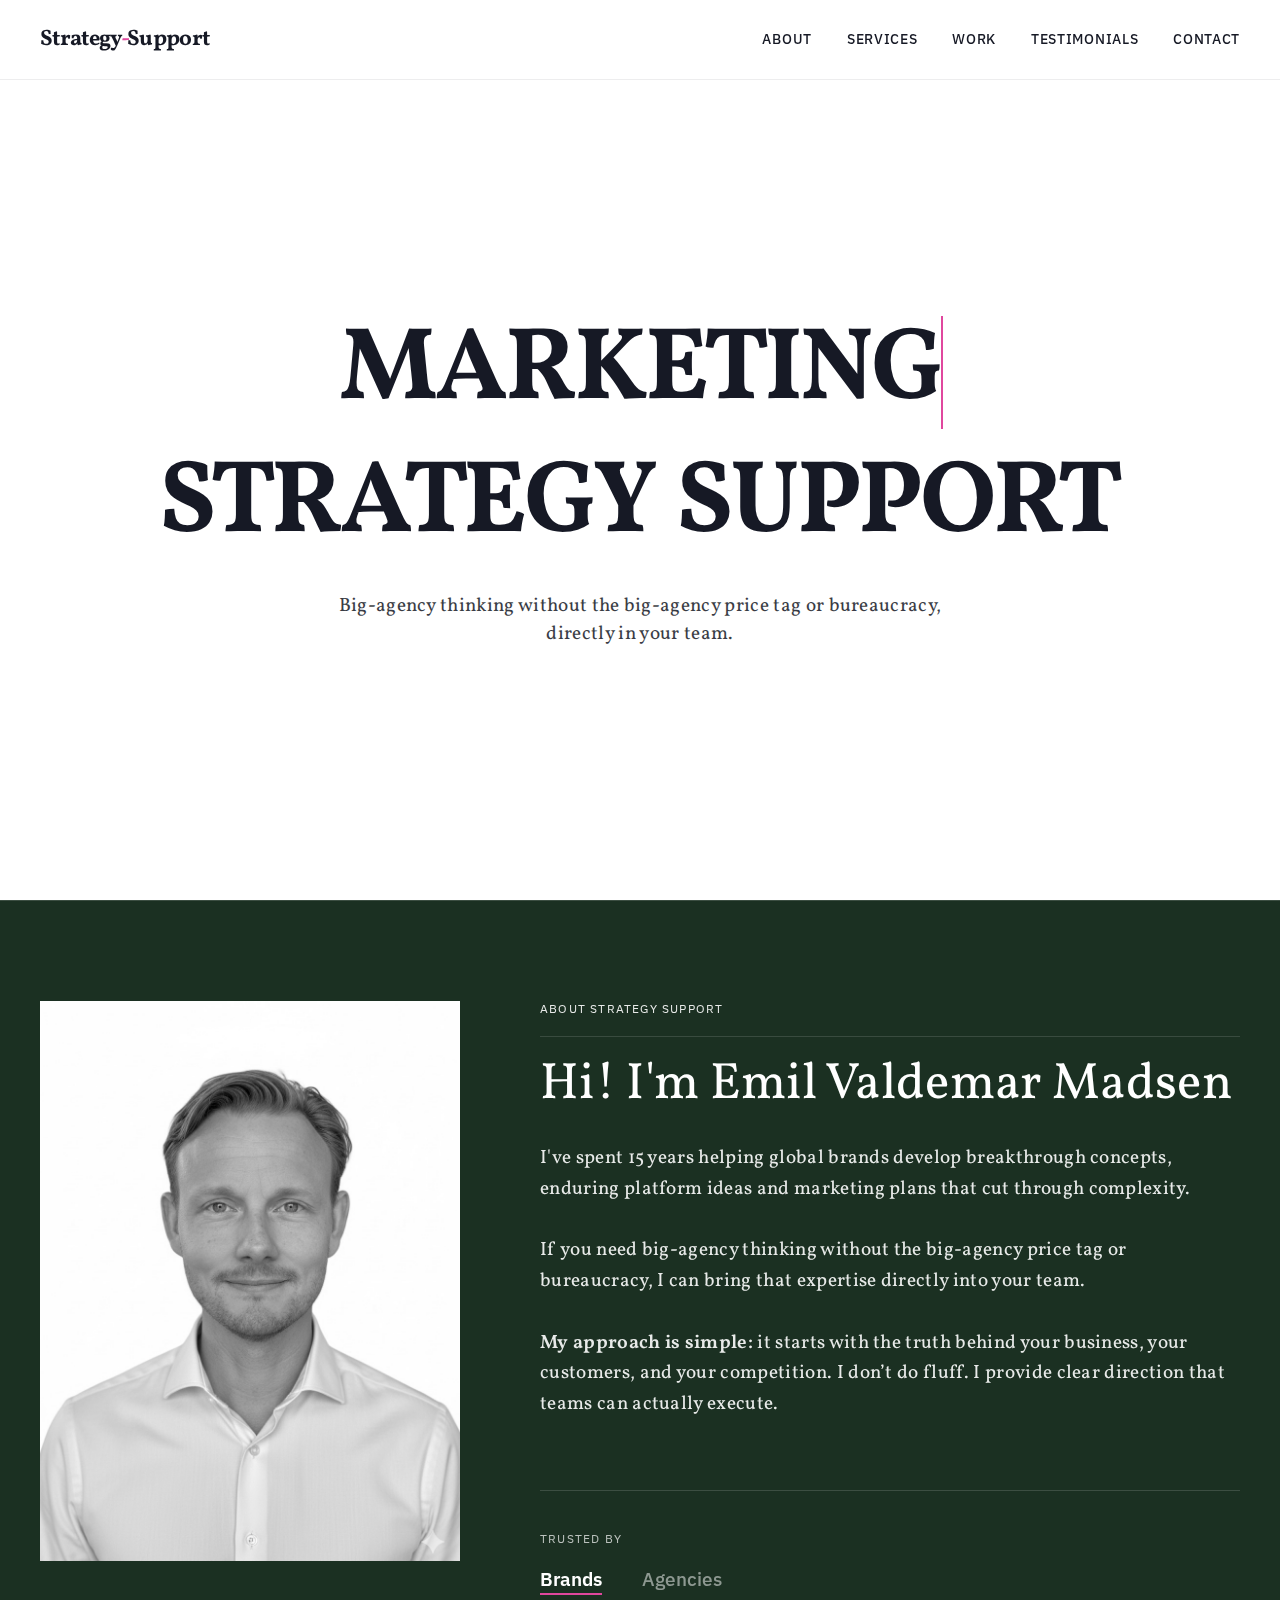
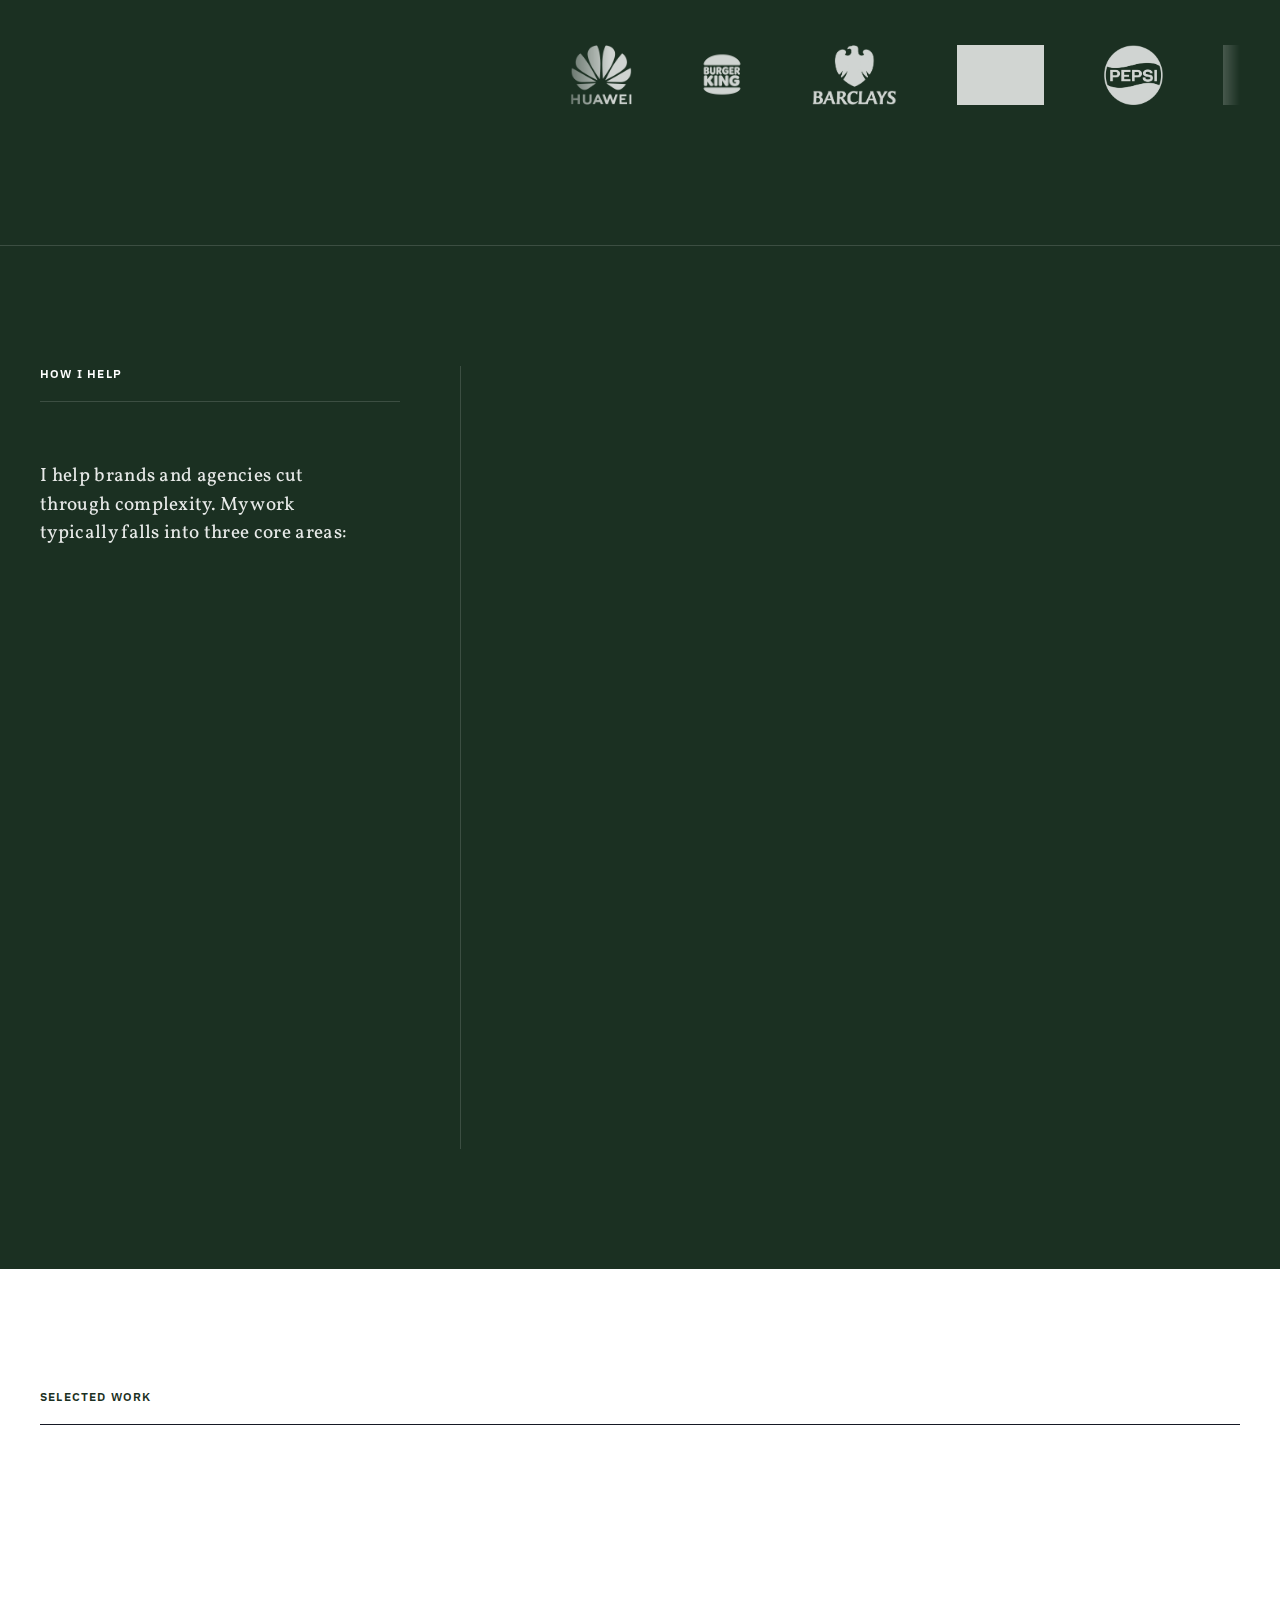
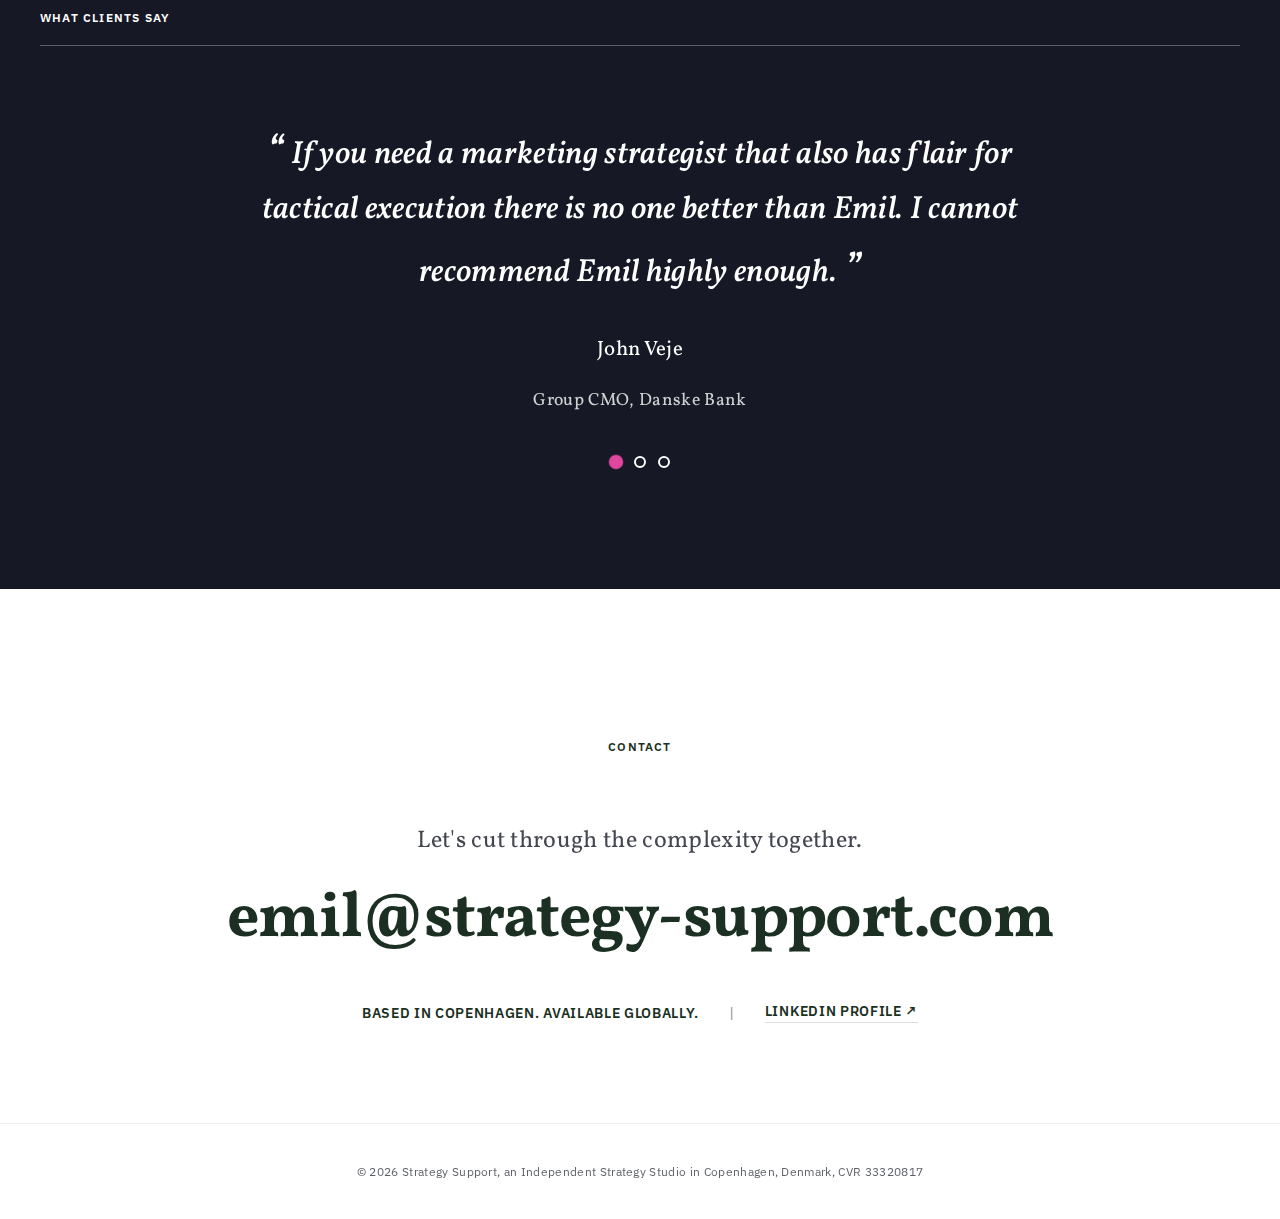
<file: index.html>
<!DOCTYPE html>
<html lang="en">
<head>
  <meta charset="UTF-8" />
  <meta name="viewport" content="width=device-width, initial-scale=1.0" />
  
  <title>Freelance Brand & Marketing Strategist | Emil Valdemar Madsen | Denmark, Travel & Remote</title>
  
  <meta name="description" content="Copenhagen-based, London-trained strategist. I help brands, agencies and in-house teams with strategy & planning. DK / UK / Global experience.">
  
  <!-- Standard Favicons -->
  <link rel="icon" type="image/png" href="assets/favicon-96x96.png" sizes="96x96" />
  <link rel="icon" type="image/svg+xml" href="assets/favicon.svg" />
  <link rel="shortcut icon" href="assets/favicon.ico" />
  <link rel="apple-touch-icon" sizes="180x180" href="assets/apple-touch-icon.png" />
  <link rel="manifest" href="assets/site.webmanifest" />
  
  <!-- Google Search Results Icon -->
  <link rel="icon" type="image/png" sizes="192x192" href="assets/web-app-manifest-192x192.png">

  <!-- FONTS: Vollkorn (Voice) + IBM Plex Sans (System) -->
  <link rel="preconnect" href="https://fonts.googleapis.com">
  <link rel="preconnect" href="https://fonts.gstatic.com" crossorigin>
  <link href="https://fonts.googleapis.com/css2?family=IBM+Plex+Sans:wght@400;500;600&family=Vollkorn:ital,wght@0,400;0,500;0,600;0,700;1,400;1,600;1,700&display=swap" rel="stylesheet">
  
  <style>
  
    :root {
      /* --- TYPOGRAPHY SYSTEM --- */
      --font-voice: 'Vollkorn', serif;      
      --font-system: 'IBM Plex Sans', sans-serif; 

      /* --- PALETTE --- */
      --bg-cream: #FFFFFF;
      --bg-dark-green: #1B3022; 
      --text-carbon: #161925;
      --accent-green: #1B3022;
      --accent-pink: #E0479E;
      
      /* --- LINES --- */
      --line-light: rgba(22, 25, 37, 0.08);
      --line-strong: rgba(22, 25, 37, 0.15);
      --line-on-dark: rgba(255, 255, 255, 0.15);
    }

    * {
      margin: 0;
      padding: 0;
      box-sizing: border-box;
    }

    html, body {
      width: 100%;
      min-height: 100%;
      font-family: var(--font-voice);
      letter-spacing: 0.02em;
      background: var(--bg-cream);
      color: var(--text-carbon);
      scroll-behavior: smooth;
      -webkit-font-smoothing: antialiased;
      scroll-padding-top: 85px;
    }

    main {
      width: 100%;
    }

    /* --- NAVIGATION --- */
    .sticky-nav {
      position: fixed;
      top: 0;
      left: 0;
      width: 100%;
      height: 80px;
      padding: 0 40px;
      display: flex;
      justify-content: space-between;
      align-items: center;
      z-index: 1000;
      background: rgba(255, 255, 255, 0.95);
      backdrop-filter: blur(12px);
      -webkit-backdrop-filter: blur(12px);
      border-bottom: 1px solid var(--line-light);
      color: var(--text-carbon);
      transition: all 0.3s ease;
    }

    .nav-logo { 
      font-family: var(--font-voice);
      font-weight: 700; 
      letter-spacing: -0.03em; 
      font-size: 1.4rem;
      cursor: pointer;
      z-index: 1001;
      color: var(--text-carbon);
    }

    .pink-dash {
      color: var(--accent-pink);
      font-weight: 700;
      margin: 0 -2px;
      transition: transform 0.3s ease;
      display: inline-block;
    }

    .nav-logo:hover .pink-dash {
      transform: scale(1.1);
    }

    .nav-links { 
      list-style: none; 
      display: flex; 
      gap: 35px; 
      margin: 0;
      padding: 0;
      align-items: center;
    }

    .nav-links li {
      display: inline-block;
    }

    .nav-links a { 
      font-family: var(--font-system);
      text-decoration: none; 
      color: var(--text-carbon); 
      font-size: 0.85rem;
      font-weight: 500;
      text-transform: uppercase;
      letter-spacing: 0.05em;
      transition: color 0.3s;
      position: relative; 
    }

    .nav-links a:hover {
      color: var(--accent-green);
    }

    .nav-links a.active-section {
      color: var(--accent-pink) !important;
    }

    .nav-links a::after {
      content: '';
      position: absolute;
      width: 0;
      height: 2px;
      bottom: -5px;
      left: 50%;
      background-color: var(--accent-green);
      transition: width 0.3s ease, left 0.3s ease;
    }

    .nav-links a:hover::after {
      width: 100%;
      left: 0;
    }

    .mobile-menu-toggle {
      display: none;
      background: none;
      border: none;
      cursor: pointer;
      padding: 10px;
      z-index: 1001;
    }

    .hamburger-icon {
      width: 24px;
      height: 2px;
      background: var(--text-carbon);
      position: relative;
      display: block;
      transition: all 0.3s ease;
    }

    .hamburger-icon::before,
    .hamburger-icon::after {
      content: '';
      position: absolute;
      width: 24px;
      height: 2px;
      background: var(--text-carbon);
      left: 0;
      transition: all 0.3s ease;
    }

    .hamburger-icon::before { top: -8px; }
    .hamburger-icon::after { top: 8px; }

    @media (max-width: 700px) {
      .sticky-nav { 
        padding: 0 20px; 
        height: 70px;
      }
      
      .mobile-menu-toggle {
        display: block;
      }

      .nav-links {
        position: absolute;
        top: 0;
        left: 0;
        width: 100%;
        height: 100vh;
        height: 100dvh;
        background: var(--bg-cream);
        flex-direction: column;
        align-items: center;
        justify-content: center;
        gap: 40px;
        transform: translateY(-100%);
        transition: transform 0.4s cubic-bezier(0.25, 1, 0.5, 1);
        z-index: 1000;
      }

      .nav-links.active {
        transform: translateY(0);
        box-shadow: 0 10px 30px rgba(0,0,0,0.05);
      }

      .nav-logo {
        font-size: 1.2rem;
      }

      .nav-links a {
        font-family: var(--font-voice);
        font-size: 1.5rem; 
        font-weight: 400;
        text-transform: none;
      }
      
      .nav-links a::after {
        display: none;
      }

      .mobile-menu-toggle.active .hamburger-icon {
        background: transparent;
      }
      .mobile-menu-toggle.active .hamburger-icon::before {
        transform: rotate(45deg);
        top: 0;
      }
      .mobile-menu-toggle.active .hamburger-icon::after {
        transform: rotate(-45deg);
        top: 0;
      }
    }

    /* --- SHARED TYPOGRAPHY --- */
    .swiss-label {
      font-family: var(--font-system);
      font-size: 0.75rem;
      text-transform: uppercase;
      letter-spacing: 0.1em;
      margin-bottom: 30px;
      padding-bottom: 20px;
      display: block;
      width: 100%;
      font-weight: 600;
      text-align: left;
      color: var(--accent-green);
      border-bottom: 1px solid var(--text-carbon); 
    }

    /* --- HERO SECTION --- */
    #intro {
      min-height: 100vh;
      min-height: 100dvh;
      display: flex;
      flex-direction: column;
      align-items: center;
      justify-content: center;
      padding: 20px;
      background: var(--bg-cream);
      color: var(--text-carbon);
      text-align: center;
      padding-top: 80px;
    }

    .animated-heading {
      font-size: clamp(2.5rem, 8vw, 6rem);
      font-weight: 700;
      text-align: center;
      line-height: 1.1;
      display: flex;
      flex-direction: column;
      align-items: center;
      justify-content: center;
      gap: 0.15em;
      letter-spacing: -0.03em;
    }

    @media (min-width: 1024px) {
      .animated-heading {
        font-size: clamp(3.5rem, 8vw, 8rem);
      }
    }

    .animated-line {
      display: flex;
      justify-content: center;
      align-items: center;
      min-height: 1.2em;
    }
    .static-line {
      display: flex;
      gap: 0.2em;
      align-items: center;
      justify-content: center;
    }

    .animated-word,
    .animated-word-static {
      display: inline-block;
    }

    @media (min-width: 701px) {
      .static-line {
        flex-direction: row;
      }
    }

     @media (max-width: 700px) {
      .static-line {
        flex-direction: column;
        gap: 0.1em;
      }
      .animated-heading {
        font-size: clamp(2.2rem, 10vw, 3.5rem);
      }
    }
    
    .animated-word {
      position: relative;
      display: inline-block;
      vertical-align: middle;
    }
    
    .animated-word::after {
      content: '';
      position: absolute;
      right: -2px;
      top: 0;
      bottom: 0;
      width: 2px;
      background: var(--accent-pink);
      animation: blink 0.7s infinite;
    }
    
    @keyframes blink {
      0%, 100% { opacity: 0; }
      50% { opacity: 1; }
    }

    .hero-sub {
      margin-top: 30px;
      font-size: clamp(1.1rem, 1.5vw, 1.4rem);
      line-height: 1.5;
      text-align: center;
      max-width: 650px;
      font-weight: 400;
      color: var(--text-carbon);
      opacity: 0.85;
    }


    /* --- ABOUT ME --- */
    #about-me {
      padding: 100px 20px;
      background: var(--bg-dark-green);
      color: var(--bg-cream);
      display: flex;
      flex-direction: column;
      align-items: center;
      border-top: 1px solid var(--line-on-dark);
    }

    .about-container {
      width: 100%;
      max-width: 1200px;
      display: grid;
      grid-template-columns: 35% 1fr;
      gap: 80px;
      align-items: start;
    }

    .about-image-col {
      position: sticky;
      top: 100px; 
    }

    .about-portrait {
      width: 100%;
      aspect-ratio: 3/4;
      object-fit: cover;
      border-radius: 0;
      border: none;
      box-shadow: none; 
      filter: grayscale(100%);
      transition: filter 0.5s ease;
    }
    
    .about-portrait:hover {
      filter: grayscale(0%);
    }

    .about-content-col {
      display: flex;
      flex-direction: column;
      max-width: 100%;
      min-width: 0;
    }

    .about-label {
      font-family: var(--font-system);
      font-size: 0.75rem;
      text-transform: uppercase;
      letter-spacing: 0.1em;
      opacity: 0.9;
      margin-bottom: 20px;
      color: var(--bg-cream);
      border-bottom: 1px solid var(--line-on-dark);
      padding-bottom: 20px;
      display: inline-block;
      width: 100%;
    }

    .about-heading {
      font-size: clamp(2rem, 4vw, 3.5rem);
      font-weight: 400;
      line-height: 1.1;
      margin-bottom: 30px;
      color: var(--bg-cream);
    }

    .about-text {
      font-size: clamp(1.1rem, 1.5vw, 1.3rem);
      line-height: 1.6;
      margin-bottom: 60px;
      opacity: 0.9;
      max-width: 750px;
      color: var(--bg-cream);
    }
    
    .about-text strong {
      color: var(--bg-cream);
      font-weight: 600;
    }

    .about-clients-wrapper {
      margin-top: 10px;
      border-top: 1px solid var(--line-on-dark);
      padding-top: 40px;
    }
    
    .clients-intro-label {
      font-family: var(--font-system);
      font-size: 0.75rem;
      text-transform: uppercase;
      letter-spacing: 0.1em;
      opacity: 0.7;
      margin-bottom: 20px;
      display: block;
      color: var(--bg-cream);
    }

    .client-tabs {
      display: flex;
      gap: 40px;
      justify-content: flex-start;
      align-items: center;
      margin-bottom: 30px;
      flex-wrap: wrap;
    }

    .client-tab {
      font-family: var(--font-system);
      font-size: clamp(1rem, 1.5vw, 1.2rem);
      background: none;
      border: none;
      padding: 0 0 4px 0;
      margin: 0;
      cursor: pointer;
      transition: all 0.3s;
      font-weight: 500;
      position: relative;
      z-index: 1;
      opacity: 0.5;
      color: var(--bg-cream);
    }

    .client-tab:hover {
      opacity: 1;
      color: var(--bg-cream);
    }

    .client-tab.active {
      opacity: 1;
      font-weight: 600;
      color: var(--bg-cream);
    }

    .client-tab.active::after {
      content: '';
      position: absolute;
      bottom: 0;
      left: 0;
      width: 100%;
      height: 2px;
      background: var(--accent-pink); 
    }

    .carousel-wrapper {
      width: 100%;
      max-width: 100%;
      position: relative;
      overflow: hidden;
    }

    .carousel-container {
      position: relative;
      padding: 20px 0;
      mask-image: linear-gradient(to right, transparent, black 10%, black 90%, transparent);
      -webkit-mask-image: linear-gradient(to right, transparent, black 10%, black 90%, transparent);
    }

    .carousel-content {
      position: relative;
      min-height: 80px;
      overflow: hidden;
    }

    .client-group {
      display: none;
      width: 100%;
    }

    .client-group.active {
      display: block;
    }

    .client-logos-container {
      display: flex;
      animation: scroll 30s linear infinite;
      width: max-content;
      min-width: 100%;
    }

    @keyframes scroll {
      0% { transform: translateX(0); }
      100% { transform: translateX(calc(-50%)); }
    }

    .client-logo {
      height: 60px;
      margin: 0 30px;
      filter: brightness(0) invert(1); 
      opacity: 0.8;
      transition: all 0.3s;
      flex-shrink: 0;
    }

    .client-logo:hover {
      opacity: 1;
      transform: scale(1.05);
    }
    
    .client-logos-container:hover {
      animation-play-state: paused;
    }

    @media (max-width: 900px) {
      .about-container {
        grid-template-columns: 1fr;
        gap: 40px;
      }

      .about-image-col {
        position: static;
        max-width: 400px;
        margin: 0 auto;
      }

      .about-portrait {
        aspect-ratio: 16/10;
      }

      .client-tabs {
        justify-content: center;
      }
      
      .about-heading, .about-text, .about-label {
        text-align: left;
      }
    }


    /* --- SERVICES --- */
    #services {
      padding: 120px 20px;
      background: var(--bg-dark-green);
      color: var(--bg-cream);      
      width: 100%;
      max-width: 100%;
      margin: 0 auto;
      display: flex;
      justify-content: center;
      border-top: 1px solid var(--line-on-dark);
    }
    
    .services-grid {
      width: 100%;
      max-width: 1200px;
      display: grid;
      grid-template-columns: 30% 1fr;
      gap: 60px;
      align-items: start;
    }

    .services-header {
      position: sticky;
      top: 100px; 
      display: flex;
      flex-direction: column;
      gap: 30px;
    }
    
    #services .swiss-label {
      color: var(--bg-cream);
      border-bottom-color: var(--line-on-dark);
    }

    .services-intro-side {
      font-size: clamp(1.1rem, 1.5vw, 1.3rem);
      line-height: 1.5;
      opacity: 0.9;
      color: var(--bg-cream);
      max-width: 90%;
    }

    .services-content {
      display: flex;
      flex-direction: column;
      padding-left: 40px;
      border-left: 1px solid var(--line-on-dark); 
    }
    
    .services-list {
      width: 100%;
      display: flex;
      flex-direction: column;
    }

    .service-row {
      display: flex;
      justify-content: space-between;
      align-items: flex-start;
      padding: 50px 0;
      border-top: 1px solid var(--line-on-dark);
      transition: background-color 0.3s ease, opacity 0.6s ease, transform 0.6s ease;
      opacity: 0;
      transform: translateY(20px);
    }
    
    .service-row.visible {
      opacity: 1;
      transform: translateY(0);
    }

    .service-row:last-child {
      border-bottom: 1px solid var(--line-on-dark);
    }

    .service-num {
      font-family: var(--font-system);
      font-size: clamp(1rem, 1.5vw, 1.2rem);
      font-weight: 500;
      flex-basis: 10%;
      padding-top: 8px;
      color: var(--bg-cream);
      opacity: 0.5;
      transition: color 0.3s ease, opacity 0.3s ease;
      font-variant-numeric: tabular-nums;
    }

    .service-details {
      flex-basis: 85%;
      display: flex;
      flex-direction: column;
      gap: 15px;
    }

    .service-row h3 {
      font-size: clamp(2rem, 3vw, 2.8rem);
      font-weight: 400;
      margin: 0;
      color: var(--bg-cream);
      line-height: 1.1;
      transition: color 0.3s ease;
    }

    .service-row p {
      font-size: clamp(1rem, 1.5vw, 1.25rem);
      line-height: 1.6;
      color: var(--bg-cream);
      opacity: 0.9;
      margin: 0;
      max-width: 650px;
    }

    .service-row:hover {
      background-color: rgba(255, 255, 255, 0.05);
    }

    .service-row:hover h3 {
      color: var(--bg-cream);
    }
    
    .service-row:hover .service-num {
      color: var(--bg-cream);
      opacity: 1;
    }

    @media (max-width: 900px) {
      .services-grid {
        grid-template-columns: 1fr;
        gap: 40px;
      }

      .services-header {
        position: static;
        border-bottom: none;
        padding-bottom: 0;
        gap: 0;
      }

      .services-content {
        padding-left: 0;
        border-left: none;
      }
    }

    @media (max-width: 600px) {
      .service-row {
        flex-direction: column;
        gap: 20px;
        padding: 40px 0;
      }
      .service-num {
        margin-bottom: 5px;
      }
    }

    /* --- RECENT WORK (STATIC & VISIBLE) --- */
    #recent-work {
      padding: 120px 20px;
      background: var(--bg-cream);
      color: var(--text-carbon);
      width: 100%;
      max-width: 100%;
      margin: 0 auto;
      display: flex;
      justify-content: center;
    }

    .work-container {
      width: 100%;
      max-width: 1200px;
      display: flex;
      flex-direction: column;
    }

    .work-header {
      width: 100%;
      padding-bottom: 0;
      margin-bottom: 0;
    }

    .work-list {
      display: flex;
      flex-direction: column;
      width: 100%;
    }

    .work-row {
      border-bottom: 2px solid var(--line-strong); 
      display: flex;
      flex-direction: column;
      opacity: 0;
      transform: translateY(20px);
      transition: all 0.8s cubic-bezier(0.25, 1, 0.5, 1);
      padding-bottom: 60px;
    }
    
    .work-row.visible {
      opacity: 1;
      transform: translateY(0);
    }

    .work-header-static {
      display: grid;
      grid-template-columns: 30% 1fr;
      gap: 60px;
      padding: 50px 0 40px 0;
      align-items: baseline;
    }

    .client-name {
      font-family: var(--font-voice);
      font-size: clamp(2rem, 3vw, 3.5rem);
      font-weight: 700;
      color: var(--accent-green);
      line-height: 1;
      margin: 0;
      letter-spacing: -0.02em;
    }

    .trigger-headline {
      font-size: clamp(1.5rem, 2.2vw, 2rem);
      font-weight: 400;
      color: var(--text-carbon);
      line-height: 1.2;
      margin: 0;
    }

    .work-fold-content {
      display: grid;
      grid-template-columns: 30% 1fr;
      gap: 60px;
      align-items: start;
    }

    .work-image-wrapper {
      width: 100%;
      aspect-ratio: 4/3;
      overflow: hidden;
      background: #E5E5E5;
      border: 1px solid var(--line-light);
    }

    .work-image {
      width: 100%;
      height: 100%;
      object-fit: cover;
      filter: grayscale(100%);
      transition: transform 0.8s ease, filter 0.5s ease;
    }
    
    .work-row:hover .work-image {
      filter: grayscale(0%);
    }

    .case-body {
      font-size: clamp(1rem, 1.2vw, 1.2rem);
      line-height: 1.6;
      color: var(--text-carbon);
      opacity: 0.85;
      margin: 0;
      max-width: 750px;
    }

    .narrative-stack {
      display: flex;
      flex-direction: column;
      gap: 25px;
    }

    .narrative-item {
      display: flex;
      flex-direction: column;
      gap: 8px;
    }

    .narrative-label {
      font-family: var(--font-system);
      font-size: 0.75rem;
      text-transform: uppercase;
      letter-spacing: 0.1em;
      font-weight: 600;
      color: var(--accent-green);
      opacity: 0.9;
    }

    .narrative-text {
      font-size: clamp(1rem, 1.2vw, 1.15rem);
      line-height: 1.6;
      color: var(--text-carbon);
      margin: 0;
    }

    @media (max-width: 900px) {
      .work-header {
        border-bottom: none;
        padding-bottom: 20px;
      }

      .work-header-static {
        grid-template-columns: 1fr;
        gap: 15px;
        padding: 40px 0 20px 0;
      }

      .work-fold-content {
        grid-template-columns: 1fr;
        gap: 30px;
      }

      .work-image-wrapper {
        aspect-ratio: 16/9;
      }
    }

    /* --- TESTIMONIALS --- */
    .testimonials-section {
      padding: 120px 20px;
      background: var(--text-carbon);
      color: var(--bg-cream); 
      display: flex;
      flex-direction: column;
      align-items: center;
      border-top: 1px solid var(--line-strong);
      border-bottom: 1px solid var(--line-strong);
    }
    
    .testimonials-header {
      width: 100%;
      max-width: 1200px;
      margin: 0 auto;
      margin-bottom: 40px;
    }

    .testimonials-section .swiss-label {
      color: var(--bg-cream);
      border-bottom-color: rgba(255, 255, 255, 0.3);
    }

    .testimonials-container {
      width: 100%;
      max-width: 1200px;
      margin: 0 auto;
      position: relative;
      min-height: 300px;
      display: flex;
      align-items: center;
      justify-content: center;
    }

    .testimonial-item {
      position: absolute;
      width: 100%;
      opacity: 0;
      transform: scale(0.95);
      transition: opacity 1s ease-in-out, transform 1s ease-in-out;
      display: flex;
      flex-direction: column;
      gap: 24px;
      align-items: center;
      text-align: center;
      pointer-events: none;
    }

    .testimonial-item.active {
      opacity: 1;
      transform: scale(1);
      pointer-events: auto;
    }

    .testimonial-quote {
      font-size: clamp(1.25rem, 2.5vw, 2rem);
      line-height: 1.6;
      font-style: italic;
      max-width: 800px;
      color: var(--bg-cream);
      font-weight: 500;
    }

    .testimonial-quote span.quote-mark {
      color: var(--bg-cream);
      font-size: 1.3em;
    }

    .testimonial-author {
      font-size: clamp(1rem, 2vw, 1.3rem);
      color: var(--bg-cream);
      margin-top: 8px;
    }

    .testimonial-role {
      font-size: clamp(0.9rem, 1.8vw, 1.1rem);
      opacity: 0.8;
      color: var(--bg-cream);
    }

    .testimonial-indicators {
      display: flex;
      gap: 12px;
      justify-content: center;
      margin-top: 40px;
    }

    .indicator-dot {
      width: 12px;
      height: 12px;
      border-radius: 50%;
      background: transparent;
      border: 2px solid var(--bg-cream);
      cursor: pointer;
      transition: all 0.3s;
    }

    .indicator-dot.active {
      background: var(--accent-pink);
      border-color: var(--accent-pink);
      transform: scale(1.2);
    }

    .indicator-dot:hover,
    .indicator-dot:focus-visible {
      background: var(--accent-pink);
      border-color: var(--accent-pink);
    }

    /* --- CONTACT SECTION (SIMPLIFIED STORE WINDOW) --- */
    #contact {
      padding: 150px 20px 100px;
      background: var(--bg-cream);
      color: var(--text-carbon);
      display: flex;
      justify-content: center;
      text-align: center;
    }

    .contact-container {
      width: 100%;
      max-width: 900px;
      display: flex;
      flex-direction: column;
      align-items: center;
    }

    .contact-content {
      margin-top: 50px;
      display: flex;
      flex-direction: column;
      gap: 30px;
      align-items: center;
    }

    .contact-lead {
      font-family: var(--font-voice);
      font-size: clamp(1.2rem, 2vw, 1.5rem);
      color: var(--text-carbon);
      opacity: 0.8;
    }

    .giant-email {
      font-family: var(--font-voice);
      font-size: clamp(1.8rem, 5vw, 4.5rem);
      font-weight: 700;
      color: var(--accent-green);
      text-decoration: none;
      letter-spacing: -0.02em;
      transition: color 0.3s ease;
      line-height: 1;
      word-break: break-word;
    }

    .giant-email:hover {
      color: var(--accent-pink);
    }

    .contact-meta {
      display: flex;
      gap: 30px;
      font-family: var(--font-system);
      font-size: 0.85rem;
      text-transform: uppercase;
      letter-spacing: 0.05em;
      font-weight: 600;
      margin-top: 20px;
      align-items: center;
      justify-content: center;
      flex-wrap: wrap;
      color: var(--accent-green);
    }

    .contact-meta a {
      color: var(--accent-green);
      text-decoration: none;
      border-bottom: 1px solid var(--line-strong);
      padding-bottom: 2px;
      transition: all 0.3s ease;
    }

    .contact-meta a:hover {
      border-bottom-color: var(--accent-pink);
      color: var(--accent-pink);
    }

    /* FOOTER */
    footer {
      background: var(--bg-cream);
      padding: 40px 20px;
      text-align: center;
      color: var(--text-carbon);
      border-top: 1px solid var(--line-light);
    }
    
    .footer-copy {
      opacity: 0.7;
      font-family: var(--font-system);
      font-size: 0.75rem;
    }

    @media (max-width: 700px) {
      #intro { padding: 16px; padding-top: 80px; }
      #about-me, #services, #recent-work, #testimonials { padding: 50px 16px; }
      #contact { padding: 80px 16px 80px; }
      .client-logos-container { animation: scroll-mobile 12s linear infinite; width: 200%; }
      @keyframes scroll-mobile {
        0% { transform: translateX(0); }
        100% { transform: translateX(-50%); }
      }
    }
  </style>

  <script type="application/ld+json">
  [
    {
      "@context": "https://schema.org",
      "@type": "Person",
      "name": "Emil Valdemar Madsen",
      "jobTitle": "Freelance Brand & Marketing Strategist",
      "description": "15 years helping global brands with brand strategy, marketing planning, and creative development",
      "url": "https://strategy-support.com",
      "image": "https://strategy-support.com/assets/emilmadsen.JPG",
      "address": {
        "@type": "PostalAddress",
        "addressLocality": "Copenhagen",
        "addressCountry": "DK"
      },
      "sameAs": [
        "https://www.linkedin.com/in/emilvmadsen/"
      ]
    },
    {
      "@context": "https://schema.org",
      "@type": "WebSite",
      "name": "Strategy Support",
      "url": "https://strategy-support.com",
      "alternateName": ["Strategy-Support.com"],
      "potentialAction": {
        "@type": "SearchAction",
        "target": "https://strategy-support.com/?q={search_term_string}",
        "query-input": "required name=search_term_string"
      }
    }
  ]
  </script>

</head>
<body>
  
 <nav class="sticky-nav">
  <div class="nav-logo" onclick="window.scrollTo(0,0)">
    Strategy<span class="pink-dash">-</span>Support
  </div>
  
  <button class="mobile-menu-toggle" aria-label="Toggle menu">
    <span class="hamburger-icon"></span>
  </button>

  <ul class="nav-links">
    <li><a href="#about-me">About</a></li>
    <li><a href="#services">Services</a></li>
    <li><a href="#recent-work">Work</a></li>
    <li><a href="#testimonials">Testimonials</a></li>
    <li><a href="#contact">Contact</a></li>
  </ul>
</nav>

  <main>
    <section id="intro" aria-labelledby="intro-heading">
      <h1 class="animated-heading">
        <span class="animated-line">
          <span class="animated-word"></span>
        </span>
        <span class="static-line">
          <span class="animated-word-static">STRATEGY</span>
          <span class="animated-word-static">SUPPORT</span>
        </span>
      </h1>
      
      <p class="hero-sub">
        Big-agency thinking without the big-agency price tag or bureaucracy, directly in your team.
      </p>
    </section>

    <section id="about-me" aria-labelledby="about-me-heading">
      <div class="about-container">
        <div class="about-image-col">
           <img src="assets/emilmadsen.JPG" alt="Emil Valdemar Madsen" class="about-portrait" loading="eager">
        </div>

        <div class="about-content-col">
          <span class="about-label">About Strategy Support</span>
          <h2 id="about-me-heading" class="about-heading">Hi! I'm Emil Valdemar Madsen</h2>
          <p class="about-text">
            I've spent 15 years helping global brands develop breakthrough concepts, enduring platform ideas and marketing plans that cut through complexity.
            <br><br> 
            If you need big-agency thinking without the big-agency price tag or bureaucracy, I can bring that expertise directly into your team.
            <br><br>
            <strong>My approach is simple:</strong> it starts with the truth behind your business, your customers, and your competition. I don’t do fluff. I provide clear direction that teams can actually execute.
          </p>

          <div class="about-clients-wrapper">
            <span class="clients-intro-label">Trusted By</span>
            
            <div class="client-tabs" role="tablist" aria-label="Client types">
              <button class="client-tab active" data-type="brands" role="tab" aria-selected="true" aria-controls="brands-group">Brands</button>
              <button class="client-tab" data-type="agencies" role="tab" aria-selected="false" aria-controls="agencies-group">Agencies</button>
            </div>

            <div class="carousel-wrapper">
              <div class="carousel-container">
                <div class="carousel-content">
                  
                  <div class="client-group active" id="brands-group" data-group="brands" role="tabpanel" aria-labelledby="brands-tab">
                    <div class="client-logos-container">
                      <img src="assets/brand1.png" alt="Huawei" class="client-logo" loading="lazy">
                      <img src="assets/brand2.png" alt="Burger King" class="client-logo" loading="lazy">
                      <img src="assets/brand3.png" alt="Barclays" class="client-logo" loading="lazy">
                      <img src="assets/brand4.png" alt="Arla Foods" class="client-logo" loading="lazy">
                      <img src="assets/brand5.png" alt="PepsiCo" class="client-logo" loading="lazy">
                      <img src="assets/brand6.png" alt="Saxo Bank" class="client-logo" loading="lazy">
                      <img src="assets/brand7.png" alt="Mr Green" class="client-logo" loading="lazy">
                      <img src="assets/brand8.png" alt="Danske Bank" class="client-logo" loading="lazy">
                      <img src="assets/brand9.png" alt="ATP" class="client-logo" loading="lazy">
                      <img src="assets/brand10.png" alt="Kellogg's" class="client-logo" loading="lazy">
                      <!-- Loop -->
                      <img src="assets/brand1.png" alt="Huawei" class="client-logo" loading="lazy">
                      <img src="assets/brand2.png" alt="Burger King" class="client-logo" loading="lazy">
                      <img src="assets/brand3.png" alt="Barclays" class="client-logo" loading="lazy">
                      <img src="assets/brand4.png" alt="Arla Foods" class="client-logo" loading="lazy">
                      <img src="assets/brand5.png" alt="PepsiCo" class="client-logo" loading="lazy">
                      <img src="assets/brand6.png" alt="Saxo Bank" class="client-logo" loading="lazy">
                      <img src="assets/brand7.png" alt="Mr Green" class="client-logo" loading="lazy">
                      <img src="assets/brand8.png" alt="Danske Bank" class="client-logo" loading="lazy">
                      <img src="assets/brand9.png" alt="ATP" class="client-logo" loading="lazy">
                      <img src="assets/brand10.png" alt="Kellogg's" class="client-logo" loading="lazy">
                    </div>
                  </div>
                  
                  <div class="client-group" id="agencies-group" data-group="agencies" role="tabpanel" aria-labelledby="agencies-tab">
                    <div class="client-logos-container">
                      <img src="assets/brand12.png" alt="Worth Your While Agency" class="client-logo" loading="lazy">
                      <img src="assets/brand13.png" alt="Dentsu Creative London" class="client-logo" loading="lazy">
                      <img src="assets/brand14.png" alt="Edelman London" class="client-logo" loading="lazy">
                      <img src="assets/brand15.png" alt="FCB London" class="client-logo" loading="lazy">
                      <!-- Loop -->
                      <img src="assets/brand12.png" alt="Worth Your While Agency" class="client-logo" loading="lazy">
                      <img src="assets/brand13.png" alt="Dentsu Creative London" class="client-logo" loading="lazy">
                      <img src="assets/brand14.png" alt="Edelman London" class="client-logo" loading="lazy">
                      <img src="assets/brand15.png" alt="FCB London" class="client-logo" loading="lazy">
                    </div>
                  </div>

                </div>
              </div>
            </div>

          </div>
        </div>

      </div>
    </section>
    
    <section id="services" aria-labelledby="services-heading">
      <div class="services-grid">
        
        <div class="services-header">
          <h2 id="services-heading" class="swiss-label">How I Help</h2>
          <p class="services-intro-side">
            I help brands and agencies cut through complexity. My work typically falls into three core areas:
          </p>
        </div>

        <div class="services-content">
          <div class="services-list">
            
            <div class="service-row">
              <div class="service-num">01</div>
              <div class="service-details">
                <h3>Brand Definition</h3>
                <p>
                  I help you articulate what makes you different and why it matters, defining your brand's purpose, positioning, and personality so every touchpoint builds long-term differentiation.
                </p>
              </div>
            </div>

            <div class="service-row">
              <div class="service-num">02</div>
              <div class="service-details">
                <h3>Marketing Strategy</h3>
                <p>
                 I diagnose where you are, identify your biggest opportunities, and build focused annual plans and go-to-market strategies that put your resources where they create impact.
                </p>
              </div>
            </div>

            <div class="service-row">
              <div class="service-num">03</div>
              <div class="service-details">
                <h3>Creative Planning</h3>
                <p>
                  I help you reframe your problem and uncover insights that change how people think, then translate them into communications platforms and briefs that spark the kind of ideas creatives get excited about (and that actually work in market).
                </p>
              </div>
            </div>

          </div>
        </div>
      </div>
    </section>

    <section id="recent-work" aria-labelledby="recent-work-heading">
      <div class="work-container">
        
        <div class="work-header">
          <h2 id="recent-work-heading" class="swiss-label">Selected Work</h2>
        </div>
        
        <div class="work-list">

          <!-- Case 1: DSV -->
          <article class="work-row">
            <div class="work-header-static">
               <h3 class="client-name">DSV 2025</h3>
               <h4 class="trigger-headline">I Build a Marketing Operating System for the World's Largest Transport Company</h4>
            </div>

            <div class="work-fold-content">
              <div class="work-col-left">
                <div class="work-image-wrapper">
                  <img src="assets/dsv-case.png" alt="DSV Logistics Strategy" class="work-image" loading="lazy">
                </div>
              </div>
              <div class="work-col-right">
                 <p class="case-body">
                  DSV is the world's largest transport and logistics company. I'm helping them develop a marketing strategy that unifies six industry verticals, four product divisions, and multiple customer segments across 90+ markets into a coherent approach that works for global, regional, and local stakeholders alike.
                  <br><br>Working directly with the global CMO, I'm building frameworks grounded in what actually drives purchase decisions in B2B logistics, from acquisition and retention through to how the brand shows up at trade fairs and major industry moments.
                  <br><br>I'm also supporting organisational design, process development, and AI implementation.
                </p>
              </div>
            </div>
          </article>

          <!-- Case 2: Saxo Bank -->
          <article class="work-row">
            <div class="work-header-static">
               <h3 class="client-name">Saxo Bank 2023</h3>
               <h4 class="trigger-headline">I made Saxo Bank give money a voice in a category that all sounds the same</h4>
            </div>

            <div class="work-fold-content">
              <div class="work-col-left">
                <div class="work-image-wrapper">
                  <img src="assets/saxo-bank-case.png" alt="Saxo Bank Brand Platform" class="work-image" loading="lazy">
                </div>
              </div>
              <div class="work-col-right">
                <div class="narrative-stack">
                  <div class="narrative-item">
                    <span class="narrative-label">Problem</span>
                    <p class="narrative-text">
                      Saxo wanted to grow brand awareness and preference among experienced investors and traders globally. But in a crowded, price-driven category full of bland, bank-like ads, Saxo needed to stand out in a way that felt equally relevant in Asian, European and American markets.
                    </p>
                  </div>
                  <div class="narrative-item">
                    <span class="narrative-label">Insight</span>
                    <p class="narrative-text">
                      For investors, money isn’t just something to save, it’s something to activate. And with more tradable instruments than competitors, Saxo gives your money more things to do.
                    </p>
                  </div>
                  <div class="narrative-item">
                    <span class="narrative-label">Solution</span>
                    <p class="narrative-text">
                      Dramatise the product benefit of 75,000+ tradable instruments by showing that if your money had a choice, it would choose Saxo.
                    </p>
                  </div>
                </div>
              </div>
            </div>
          </article>

          <!-- Case 3: Burger King -->
          <article class="work-row">
             <div class="work-header-static">
               <h3 class="client-name">Burger King 2016</h3>
               <h4 class="trigger-headline">I helped Burger King UK turn a global strategy into cheeky rebellion</h4>
            </div>

            <div class="work-fold-content">
              <div class="work-col-left">
                <div class="work-image-wrapper">
                   <img src="assets/burger-king-case.png" alt="Burger King UK Campaign" class="work-image" loading="lazy">
                </div>
              </div>
              <div class="work-col-right">
                <div class="narrative-stack">
                  <div class="narrative-item">
                    <span class="narrative-label">Problem</span>
                    <p class="narrative-text">
                      Burger King had launched a new global brand strategy pivoting <em>Have It Your Way</em> to <em>Be Your Way</em>. But in a market where celebrating diversity was starting to become the norm, the platform risked feeling generic and imported.
                    </p>
                  </div>
                  <div class="narrative-item">
                    <span class="narrative-label">Insight</span>
                    <p class="narrative-text">
                      Burdened by expectations, British youth feel most themselves when being cheeky – taking what's expected and adding their own twist.
                    </p>
                  </div>
                  <div class="narrative-item">
                    <span class="narrative-label">Solution</span>
                    <p class="narrative-text">
                      Position Burger King as the destination of cheeky detours.
                    </p>
                  </div>
                </div>
              </div>
            </div>
          </article>

        </div>
      </div>
    </section>

    <section id="testimonials" class="testimonials-section" aria-labelledby="testimonials-heading">
      <div class="testimonials-header">
        <h2 id="testimonials-heading" class="swiss-label">What Clients Say</h2>
      </div>
      <div class="testimonials-container">
        <div class="testimonial-item active">
          <p class="testimonial-quote">
            <span class="quote-mark">&ldquo;</span>
           If you need a marketing strategist that also has flair for tactical execution there is no one better than Emil. I cannot recommend Emil highly enough.
            <span class="quote-mark">&rdquo;</span>
          </p>
          <div class="testimonial-author">John Veje</div>
          <div class="testimonial-role">Group CMO, Danske Bank</div>
        </div>
        <div class="testimonial-item">
          <p class="testimonial-quote">
            <span class="quote-mark">&ldquo;</span>
            Emil is a thoroughly modern strategist, combining the rigour of insightful strategic thinking with the ability to execute effortlessly across any channel. He thinks laterally and inspired creative teams with his briefings. 
            <span class="quote-mark">&rdquo;</span>
          </p>
          <div class="testimonial-author">Vicki Holgate</div>
          <div class="testimonial-role">CSO, FCB Inferno London</div>
        </div>
        <div class="testimonial-item">
          <p class="testimonial-quote">
            <span class="quote-mark">&ldquo;</span>
            Emil is a brilliant strategist. His work is meticulous and his approach is rigorous, his presentation and communications skills are second to none. 
            <span class="quote-mark">&rdquo;</span>
          </p>
          <div class="testimonial-author">Nathan Cook</div>
          <div class="testimonial-role">Global Director, Unilever</div>
        </div>
      </div>
      <div class="testimonial-indicators" role="tablist" aria-label="Testimonial navigation">
        <div class="indicator-dot active" role="tab" aria-selected="true" aria-label="Testimonial 1"></div>
        <div class="indicator-dot" role="tab" aria-selected="false" aria-label="Testimonial 2"></div>
        <div class="indicator-dot" role="tab" aria-selected="false" aria-label="Testimonial 3"></div>
      </div>
    </section>

    <section id="contact" aria-labelledby="contact-heading">
      <div class="contact-container">
        
        <h2 id="contact-heading" class="swiss-label" style="text-align: center; border-bottom: none; margin-bottom: 0;">Contact</h2>

        <div class="contact-content">
          <p class="contact-lead">Let's cut through the complexity together.</p>
          
          <a href="mailto:emil@strategy-support.com" class="giant-email">emil@strategy-support.com</a>
          
          <div class="contact-meta">
            <span>Based in Copenhagen. Available globally.</span>
            <span style="opacity:0.4;">|</span>
            <a href="https://www.linkedin.com/in/emilvmadsen/" target="_blank">LinkedIn Profile ↗</a>
          </div>
        </div>

      </div>
    </section>
  </main>

  <footer>
    <p class="footer-copy">&copy; 2026 Strategy Support, an Independent Strategy Studio in Copenhagen, Denmark, CVR 33320817</p>
  </footer>

  <script>
    document.addEventListener('DOMContentLoaded', () => {

      // Mobile Menu
      const menuToggle = document.querySelector('.mobile-menu-toggle');
      const navLinks = document.querySelector('.nav-links');
      const mobileLinks = document.querySelectorAll('.nav-links a');

      menuToggle.addEventListener('click', () => {
        const isExpanded = menuToggle.getAttribute('aria-expanded') === 'true';
        menuToggle.setAttribute('aria-expanded', !isExpanded);
        menuToggle.classList.toggle('active');
        navLinks.classList.toggle('active');
      });

      mobileLinks.forEach(link => {
        link.addEventListener('click', () => {
          menuToggle.setAttribute('aria-expanded', 'false');
          menuToggle.classList.remove('active');
          navLinks.classList.remove('active');
        });
      });

      // Hero Typing Animation
      const words = ['MARKETING', 'BRAND', 'CREATIVE', 'COMMUNICATIONS', 'GROWTH', 'IN-HOUSE'];
      const animatedWordElement = document.querySelector('.animated-word');
      let currentWordIndex = 0;
      let isDeleting = false;
      let text = '';
      let typingSpeed = 100;
      let deletingSpeed = 60;
      let pauseTime = 1500;

      function type() {
        const currentWord = words[currentWordIndex];
        
        if (isDeleting) {
          text = currentWord.substring(0, text.length - 1);
          animatedWordElement.textContent = text;
          
          if (text === '') {
            isDeleting = false;
            currentWordIndex = (currentWordIndex + 1) % words.length;
            setTimeout(type, 350); 
            return;
          }
          
          setTimeout(type, deletingSpeed);
        } else {
          text = currentWord.substring(0, text.length + 1);
          animatedWordElement.textContent = text;
          
          if (text === currentWord) {
            isDeleting = true;
            setTimeout(type, pauseTime);
            return;
          }
          
          setTimeout(type, typingSpeed);
        }
      }

      type();

      // Scroll Fade-in Observer
      const observer = new IntersectionObserver((entries) => {
        entries.forEach(entry => {
          if (entry.isIntersecting) {
            entry.target.classList.add('visible');
          }
        });
      }, {
        threshold: 0.15
      });

      document.querySelectorAll('.service-row, .work-row').forEach(item => {
        observer.observe(item);
      });

      // Testimonial Carousel
      const testimonials = document.querySelectorAll('.testimonial-item');
      const testimonialDots = document.querySelectorAll('.testimonial-indicators .indicator-dot');
      let currentTestimonialIndex = 0;
      let testimonialInterval;

      function showTestimonial(index) {
        testimonials.forEach((item, i) => {
          item.classList.toggle('active', i === index);
          testimonialDots[i].classList.toggle('active', i === index);
          testimonialDots[i].setAttribute('aria-selected', i === index);
        });
      }

      function nextTestimonial() {
        currentTestimonialIndex = (currentTestimonialIndex + 1) % testimonials.length;
        showTestimonial(currentTestimonialIndex);
      }

      function startTestimonialCarousel() {
        clearInterval(testimonialInterval);
        testimonialInterval = setInterval(nextTestimonial, 6000);
      }

      testimonialDots.forEach((dot, index) => {
        dot.addEventListener('click', () => {
          currentTestimonialIndex = index;
          showTestimonial(currentTestimonialIndex);
          startTestimonialCarousel();
        });
        
        dot.addEventListener('keydown', (e) => {
          if (e.key === 'Enter' || e.key === ' ') {
            e.preventDefault();
            currentTestimonialIndex = index;
            showTestimonial(currentTestimonialIndex);
            startTestimonialCarousel();
          }
        });
      });

      // About Section: Client Tabs
      const clientTabs = document.querySelectorAll('.client-tab');
      const clientGroups = document.querySelectorAll('.client-group');
      
      clientTabs.forEach(tab => {
        tab.addEventListener('click', () => {
          clientTabs.forEach(t => {
            t.classList.remove('active');
            t.setAttribute('aria-selected', 'false');
          });
          
          tab.classList.add('active');
          tab.setAttribute('aria-selected', 'true');
          
          const groupType = tab.dataset.type;
          
          clientGroups.forEach(group => {
            group.classList.toggle('active', group.dataset.group === groupType);
          });
          
          const activeGroup = document.querySelector(`.client-group.active`);
          const logoContainer = activeGroup.querySelector('.client-logos-container');
          const animation = logoContainer.style.animation;
          logoContainer.style.animation = 'none';
          setTimeout(() => {
            logoContainer.style.animation = animation || '';
          }, 10);
        });
        
        tab.addEventListener('keydown', (e) => {
          if (e.key === 'Enter' || e.key === ' ') {
            e.preventDefault();
            tab.click();
          }
        });
      });

      startTestimonialCarousel();
      
      window.addEventListener('beforeunload', () => {
        clearInterval(testimonialInterval);
      });
      
      document.addEventListener('visibilitychange', () => {
        if (document.hidden) {
          clearInterval(testimonialInterval);
        } else {
          startTestimonialCarousel();
        }
      });

      // Nav ScrollSpy
      const sections = document.querySelectorAll('section[id]');
      const navItems = document.querySelectorAll('.nav-links a');

      const scrollSpyObserver = new IntersectionObserver((entries) => {
        entries.forEach(entry => {
          if (entry.isIntersecting) {
            navItems.forEach(link => {
              link.classList.remove('active-section');
              if (link.getAttribute('href') === '#' + entry.target.id) {
                link.classList.add('active-section');
              }
            });
          }
        });
      }, {
        rootMargin: "-45% 0px -45% 0px"
      });

      sections.forEach(section => {
        scrollSpyObserver.observe(section);
      });

    });
  </script>
</body>
</html>
</file>
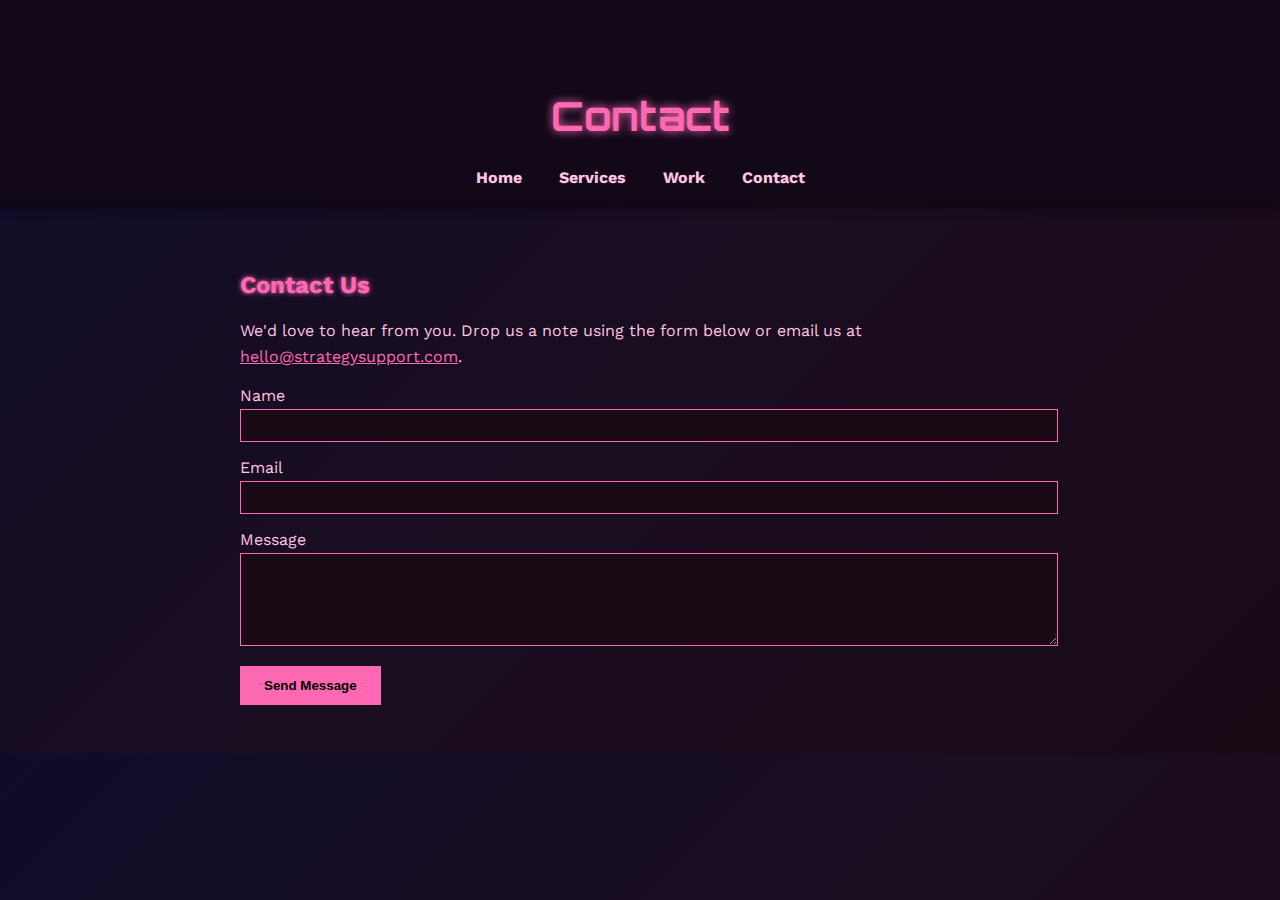
<file: contact.html>
<!DOCTYPE html>
<html lang="en">
<head>
  <meta charset="UTF-8" />
  <meta name="viewport" content="width=device-width, initial-scale=1.0"/>
  <title>Contact – Strategy Support</title>
  <link href="https://fonts.googleapis.com/css2?family=Orbitron:wght@500&family=Work+Sans:wght@300;700&display=swap" rel="stylesheet">
  <style>
    :root {
      --highlight-color: #ff69b4;
      --text-pink: #ffc4e0;
    }
    body {
      margin: 0;
      font-family: 'Work Sans', sans-serif;
      background: linear-gradient(135deg, #0f0c29, #1a0d20, #1a0a16);
      color: var(--text-pink);
    }
    header {
      text-align: center;
      padding: 4rem 1rem 1rem;
      background: #120818;
      box-shadow: 0 4px 8px rgba(0,0,0,0.5);
    }
    header h1 {
      font-family: 'Orbitron', sans-serif;
      font-size: 2.5rem;
      color: var(--highlight-color);
      text-shadow: 0 0 10px var(--highlight-color);
    }
    nav {
      text-align: center;
      margin-top: 1rem;
    }
    nav a {
      margin: 0 1rem;
      text-decoration: none;
      font-weight: 700;
      color: var(--text-pink);
      transition: color 0.3s, text-shadow 0.3s;
    }
    nav a:hover {
      color: var(--highlight-color);
      text-shadow: 0 0 10px var(--highlight-color);
    }
    main {
      max-width: 800px;
      margin: 2rem auto;
      padding: 1rem;
    }
    h2 {
      color: var(--highlight-color);
      text-shadow: 0 0 5px var(--highlight-color);
    }
    p {
      line-height: 1.6;
    }
    .contact-form label {
      display: block;
      margin-top: 1rem;
    }
    .contact-form input, .contact-form textarea {
      width: 100%;
      padding: 0.5rem;
      margin-top: 0.25rem;
      background: #1a0a16;
      border: 1px solid var(--highlight-color);
      color: var(--text-pink);
    }
    .contact-form button {
      margin-top: 1rem;
      padding: 0.75rem 1.5rem;
      background: var(--highlight-color);
      border: none;
      color: black;
      font-weight: bold;
      cursor: pointer;
    }
  </style>
</head>
<body>
  <header>
    <h1>Contact</h1>
    <nav>
      <a href="index.html">Home</a>
      <a href="services.html">Services</a>
      <a href="work.html">Work</a>
      <a href="contact.html">Contact</a>
    </nav>
  </header>
  <main>
    
<h2>Contact Us</h2>
<p>We'd love to hear from you. Drop us a note using the form below or email us at <a href="mailto:hello@strategysupport.com" style="color: var(--highlight-color);">hello@strategysupport.com</a>.</p>
<form class="contact-form">
  <label for="name">Name</label>
  <input type="text" id="name" name="name" required />

  <label for="email">Email</label>
  <input type="email" id="email" name="email" required />

  <label for="message">Message</label>
  <textarea id="message" name="message" rows="5" required></textarea>

  <button type="submit">Send Message</button>
</form>

  </main>
</body>
</html>
</file>
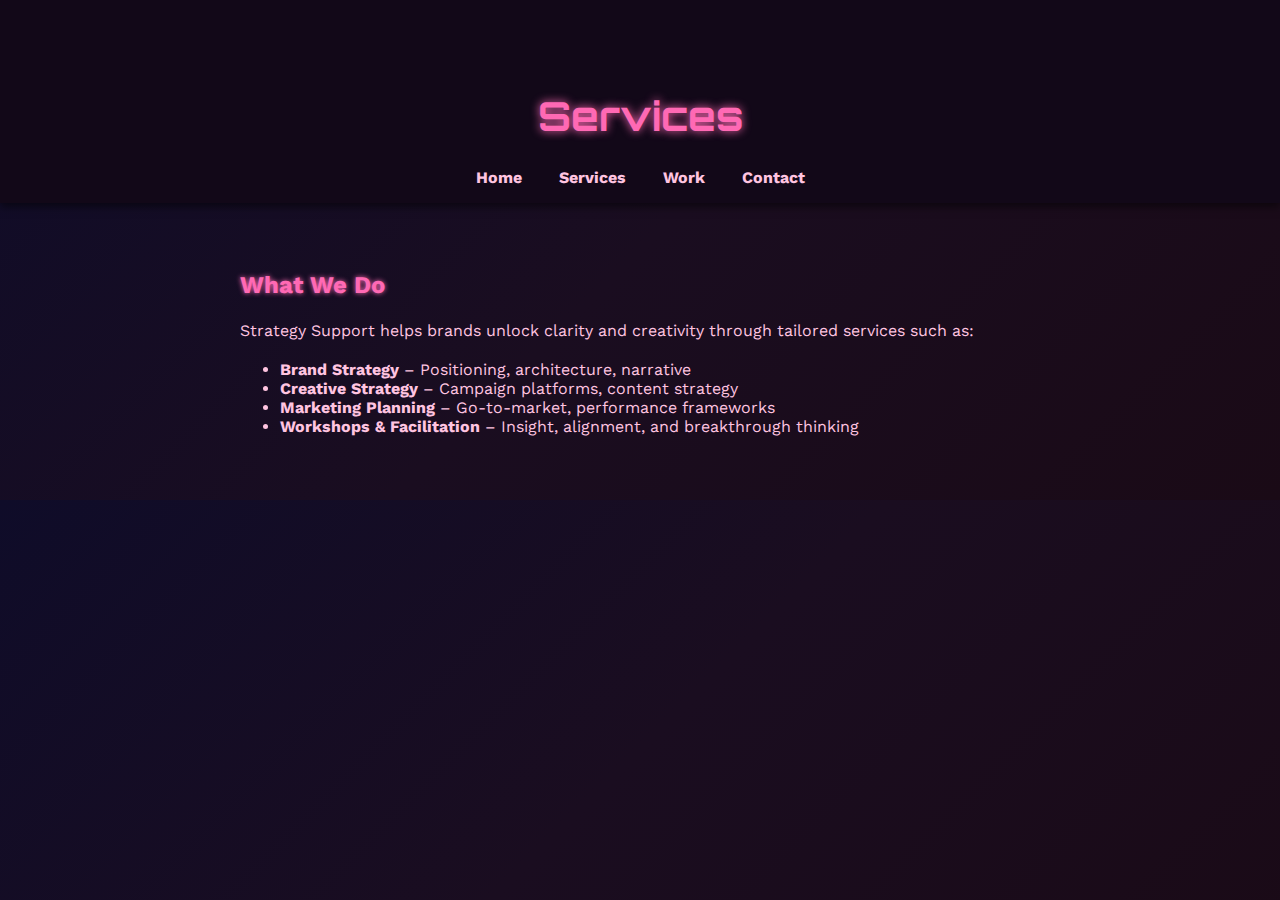
<file: services.html>
<!DOCTYPE html>
<html lang="en">
<head>
  <meta charset="UTF-8" />
  <meta name="viewport" content="width=device-width, initial-scale=1.0"/>
  <title>Services – Strategy Support</title>
  <link href="https://fonts.googleapis.com/css2?family=Orbitron:wght@500&family=Work+Sans:wght@300;700&display=swap" rel="stylesheet">
  <style>
    :root {
      --highlight-color: #ff69b4;
      --text-pink: #ffc4e0;
    }
    body {
      margin: 0;
      font-family: 'Work Sans', sans-serif;
      background: linear-gradient(135deg, #0f0c29, #1a0d20, #1a0a16);
      color: var(--text-pink);
    }
    header {
      text-align: center;
      padding: 4rem 1rem 1rem;
      background: #120818;
      box-shadow: 0 4px 8px rgba(0,0,0,0.5);
    }
    header h1 {
      font-family: 'Orbitron', sans-serif;
      font-size: 2.5rem;
      color: var(--highlight-color);
      text-shadow: 0 0 10px var(--highlight-color);
    }
    nav {
      text-align: center;
      margin-top: 1rem;
    }
    nav a {
      margin: 0 1rem;
      text-decoration: none;
      font-weight: 700;
      color: var(--text-pink);
      transition: color 0.3s, text-shadow 0.3s;
    }
    nav a:hover {
      color: var(--highlight-color);
      text-shadow: 0 0 10px var(--highlight-color);
    }
    main {
      max-width: 800px;
      margin: 2rem auto;
      padding: 1rem;
    }
    h2 {
      color: var(--highlight-color);
      text-shadow: 0 0 5px var(--highlight-color);
    }
    p {
      line-height: 1.6;
    }
    .contact-form label {
      display: block;
      margin-top: 1rem;
    }
    .contact-form input, .contact-form textarea {
      width: 100%;
      padding: 0.5rem;
      margin-top: 0.25rem;
      background: #1a0a16;
      border: 1px solid var(--highlight-color);
      color: var(--text-pink);
    }
    .contact-form button {
      margin-top: 1rem;
      padding: 0.75rem 1.5rem;
      background: var(--highlight-color);
      border: none;
      color: black;
      font-weight: bold;
      cursor: pointer;
    }
  </style>
</head>
<body>
  <header>
    <h1>Services</h1>
    <nav>
      <a href="index.html">Home</a>
      <a href="services.html">Services</a>
      <a href="work.html">Work</a>
      <a href="contact.html">Contact</a>
    </nav>
  </header>
  <main>
    
<h2>What We Do</h2>
<p>Strategy Support helps brands unlock clarity and creativity through tailored services such as:</p>
<ul>
  <li><strong>Brand Strategy</strong> – Positioning, architecture, narrative</li>
  <li><strong>Creative Strategy</strong> – Campaign platforms, content strategy</li>
  <li><strong>Marketing Planning</strong> – Go-to-market, performance frameworks</li>
  <li><strong>Workshops & Facilitation</strong> – Insight, alignment, and breakthrough thinking</li>
</ul>

  </main>
</body>
</html>
</file>
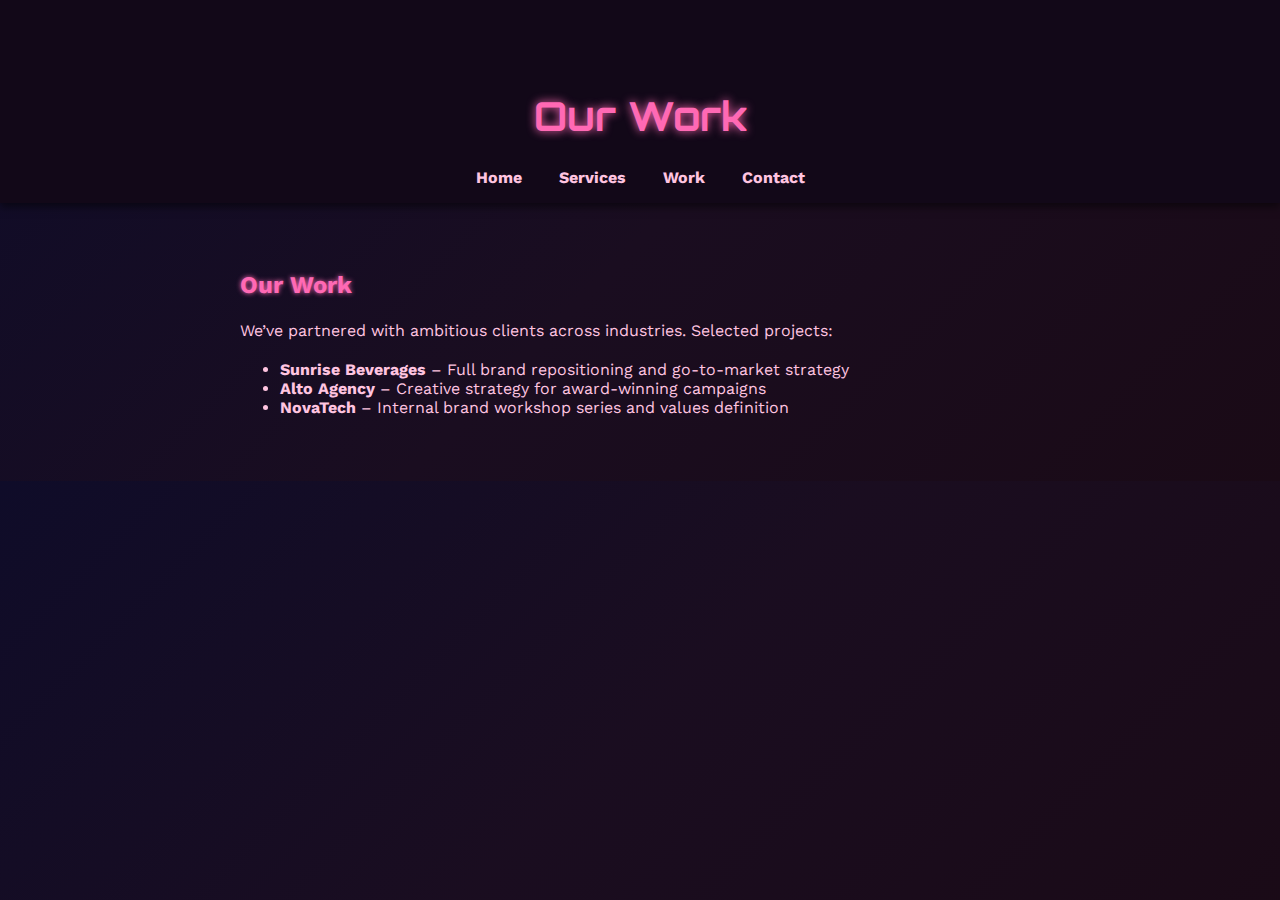
<file: work.html>
<!DOCTYPE html>
<html lang="en">
<head>
  <meta charset="UTF-8" />
  <meta name="viewport" content="width=device-width, initial-scale=1.0"/>
  <title>Our Work – Strategy Support</title>
  <link href="https://fonts.googleapis.com/css2?family=Orbitron:wght@500&family=Work+Sans:wght@300;700&display=swap" rel="stylesheet">
  <style>
    :root {
      --highlight-color: #ff69b4;
      --text-pink: #ffc4e0;
    }
    body {
      margin: 0;
      font-family: 'Work Sans', sans-serif;
      background: linear-gradient(135deg, #0f0c29, #1a0d20, #1a0a16);
      color: var(--text-pink);
    }
    header {
      text-align: center;
      padding: 4rem 1rem 1rem;
      background: #120818;
      box-shadow: 0 4px 8px rgba(0,0,0,0.5);
    }
    header h1 {
      font-family: 'Orbitron', sans-serif;
      font-size: 2.5rem;
      color: var(--highlight-color);
      text-shadow: 0 0 10px var(--highlight-color);
    }
    nav {
      text-align: center;
      margin-top: 1rem;
    }
    nav a {
      margin: 0 1rem;
      text-decoration: none;
      font-weight: 700;
      color: var(--text-pink);
      transition: color 0.3s, text-shadow 0.3s;
    }
    nav a:hover {
      color: var(--highlight-color);
      text-shadow: 0 0 10px var(--highlight-color);
    }
    main {
      max-width: 800px;
      margin: 2rem auto;
      padding: 1rem;
    }
    h2 {
      color: var(--highlight-color);
      text-shadow: 0 0 5px var(--highlight-color);
    }
    p {
      line-height: 1.6;
    }
    .contact-form label {
      display: block;
      margin-top: 1rem;
    }
    .contact-form input, .contact-form textarea {
      width: 100%;
      padding: 0.5rem;
      margin-top: 0.25rem;
      background: #1a0a16;
      border: 1px solid var(--highlight-color);
      color: var(--text-pink);
    }
    .contact-form button {
      margin-top: 1rem;
      padding: 0.75rem 1.5rem;
      background: var(--highlight-color);
      border: none;
      color: black;
      font-weight: bold;
      cursor: pointer;
    }
  </style>
</head>
<body>
  <header>
    <h1>Our Work</h1>
    <nav>
      <a href="index.html">Home</a>
      <a href="services.html">Services</a>
      <a href="work.html">Work</a>
      <a href="contact.html">Contact</a>
    </nav>
  </header>
  <main>
    
<h2>Our Work</h2>
<p>We’ve partnered with ambitious clients across industries. Selected projects:</p>
<ul>
  <li><strong>Sunrise Beverages</strong> – Full brand repositioning and go-to-market strategy</li>
  <li><strong>Alto Agency</strong> – Creative strategy for award-winning campaigns</li>
  <li><strong>NovaTech</strong> – Internal brand workshop series and values definition</li>
</ul>

  </main>
</body>
</html>
</file>
